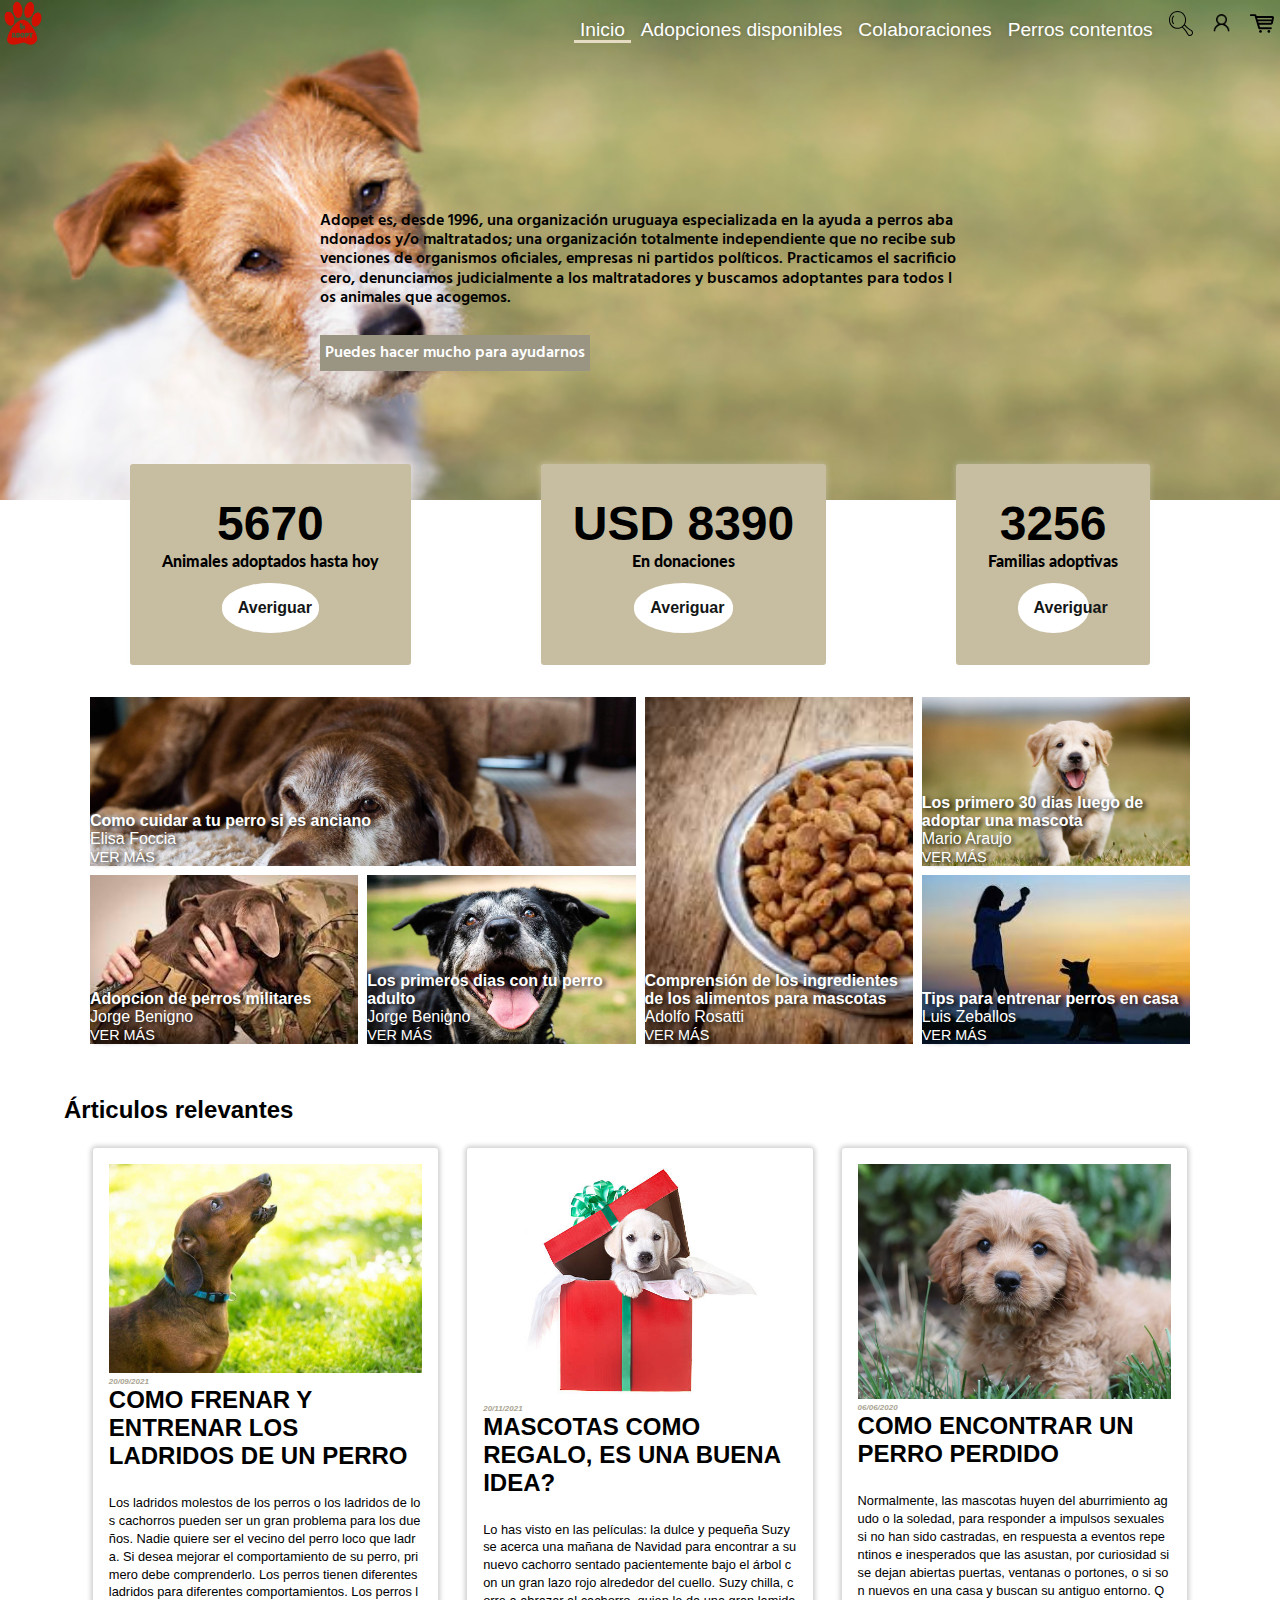
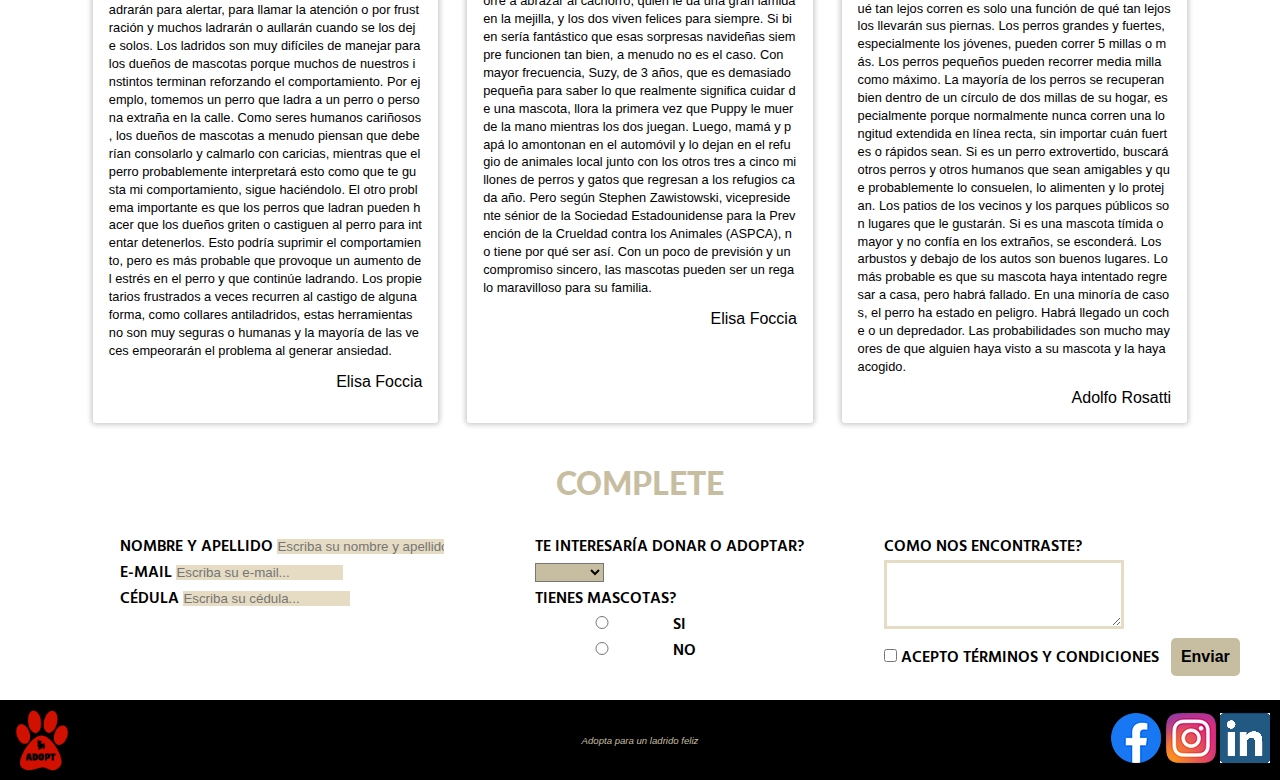
<file: index.html>
<!DOCTYPE html>
<html lang="es">

<head>
    <meta charset="UTF-8">
    <meta http-equiv="X-UA-Compatible" content="IE=edge">
    <meta name="viewport" content="width=device-width, initial-scale=1.0">
    <title>Obligatorio 2 - Clara Martín</title>
    <link rel="preconnect" href="https://fonts.googleapis.com">
    <link rel="preconnect" href="https://fonts.gstatic.com" crossorigin>
    <link href="https://fonts.googleapis.com/css2?family=Hind:wght@600&family=Raleway&display=swap" rel="stylesheet">
    <link rel="preconnect" href="https://fonts.googleapis.com">
    <link rel="preconnect" href="https://fonts.gstatic.com" crossorigin>
    <link href="https://fonts.googleapis.com/css2?family=Hind:wght@600&family=Lato:wght@400;900&family=Raleway&display=swap" rel="stylesheet">
    <link rel="stylesheet" href="estilos.css">
</head>

<body>
    <div>
        <header>
            <nav class="contenedor">
                <a href="index.html" class="logo">
                    <img src="img/logo.png" width="10%" alt="Logo">
                </a>

                <div class="menu">
                    <a href="index.html" class="activo">Inicio</a>
                    <a href="adopciones.html">Adopciones disponibles</a>
                    <a href="#">Colaboraciones</a>
                    <a href="#">Perros contentos</a>
                    <a href="#"><img src="img/lupa.svg" width="3%" alt=""></a>
                    <a href="#"><img src="img/contacto.png" width="3%" alt=""></a>
                    <a href="#"><img src="img/carrito.svg" width="3%" alt=""></a>

                </div>
            </nav>
        </header>

        <section class="middlebanner">
            <div>
                <h1></h1>
                <p id="intro">Adopet es, desde 1996, una organización uruguaya especializada en la ayuda a perros
                    abandonados y/o maltratados; una organización totalmente independiente que no recibe subvenciones de
                    organismos oficiales, empresas ni partidos políticos. Practicamos el sacrificio cero, denunciamos
                    judicialmente a los maltratadores y buscamos adoptantes para todos los animales que acogemos.</p>
                <a href="#">Puedes hacer mucho para ayudarnos</a>
            </div>
        </section>

    </div>
    <div id="animacion">
        <article id="uno">
            <h4 id="adop"></h4>
            <p>Animales adoptados hasta hoy</p>
            <a href="#">Averiguar</a>
        </article>
        <article id="dos">
            <h4 id="dona"></h4>
            <p>En donaciones</p>
            <a href="#">Averiguar</a>
        </article>
        <article id="tres">
            <h4 id="fam">0</h4>
            <p>Familias adoptivas</p>
            <a href="#">Averiguar</a>
        </article>
    </div>

    <div>
        <h1></h1>
    </div>


    <div id="ampliacion" class="modal">
        <p id="cerrar" class="close">Cerrar</p>
        <div class="modal-articulo"></div>
    </div>

    <div class="contenedor-grid contenedor">
        <div id="box1">
            <div class="botlef">
                <h4></h4>
                <p></p>
                <a href="javascript:;">Ver más</a>
            </div>
        </div>
        <div id="box2">
            <div class="botlef">
                <h4></h4>
                <p></p>
                <a href="javascript:;">Ver más</a>
            </div>
        </div>
        <div id="box3">
            <div class="botlef">
                <h4></h4>
                <p></p>
                <a href="javascript:;">Ver más</a>
            </div>
        </div>
        <div id="box4">
            <div class="botlef">
                <h4></h4>
                <p></p>
                <a href="javascript:;">Ver más</a>
            </div>
        </div>
        <div id="box5">
            <div class="botlef">
                <h4></h4>
                <p></p>
                <a href="javascript:;">Ver más</a>
            </div>
        </div>
        <div id="box6">
            <div class="botlef">
                <h4></h4>
                <p></p>
                <a href="javascript:;">Ver más</a>
            </div>
        </div>

    </div>
    <section class="productos">
        <h2>Árticulos relevantes</h2>
        <article id="box7">
            <img>
            <h5></h5>
            <h4></h4>
            <p></p>
            <a href=""></a>
        </article>
        <article id="box8">
            <img>
            <h5></h5>
            <h4></h4>
            <p></p>
            <a href=""></a>
        </article>
        <article id="box9">
            <img>
            <h5></h5>
            <h4></h4>
            <p></p>
            <a href=""></a>
        </article>
    </section>



    <div class="contenedor formul">
        <h1>Complete</h1>

        <form action="......php" method="post" id="form1">
            <h3></h3>
            <div>
                <fieldset class="primerapagina">
                    <label for="nya">Nombre y apellido</label>
                    <input type="text" name="nombreyapellido" id="nya" placeholder="Escriba su nombre y apellido..."
                        required>
                    <div>
                        <label for="e-mail">E-mail</label>
                        <input type="e-mail" name="e-mail" id="e-mail" placeholder="Escriba su e-mail..." required>
                    </div>
                    <div>
                        <label for="cedula">Cédula</label>
                        <input type="number" name="cedula" id="cedula" placeholder="Escriba su cédula..." onkeypress="if(this.value.length==9) return false;" required>
                
                    </div>
                </fieldset>
            </div>
            <div>
                <fieldset class="primerapagina">
                    <legend>Te interesaría donar o adoptar?</legend>
                    <select name="mascotas" id="mascotas">
                        <option value="donar o adoptar" disabled selected></option>
                        <option value="Si">Donar</option>
                        <option value="No">Adoptar</option>
                    </select>


                </fieldset>
                <fieldset class="primerapagina tienesmascotas">
                    <legend>Tienes mascotas?</legend>
                    <input type="radio" name="mascotas" class="tienesmascotas">
                    <label for="si">Si</label>
                    <input type="radio" name="mascotas"  class="tienesmascotas">
                    <label for="no">No</label>
                </fieldset>
            </div>
            <div class="izquierda">
                <legend>Como nos encontraste?</legend>
                <textarea name="encontrar" id="encontraste" cols="30" rows="3"></textarea>
                <div>
                    <input type="checkbox" name="terminosycondiciones" id="tya">

                    <label for="">Acepto términos y condiciones</label>

                    <button type="submit">Enviar</button>
                </div>
                <div>
                </div>
            </div>
        </form>

        <p id="mensaje"></p>
    </div>
    <footer>
        <img src="img/logo.png" width="5%" id="logofoot" alt="">

        <p>Adopta para un ladrido feliz</p>
        <div>
            <a href=""><img src="img/imgfb.png" alt=""></a>
            <a href=""><img src="img/imgin.png" alt=""></a>
            <a href=""><img src="img/imgln.png" alt=""></a>
        </div>
    </footer>

    <script src="articulos/articulos.js"></script>
    <script src="perritos/perritos.js"></script>
    <script src="codigo.js"></script>
</body>

</html>
</file>
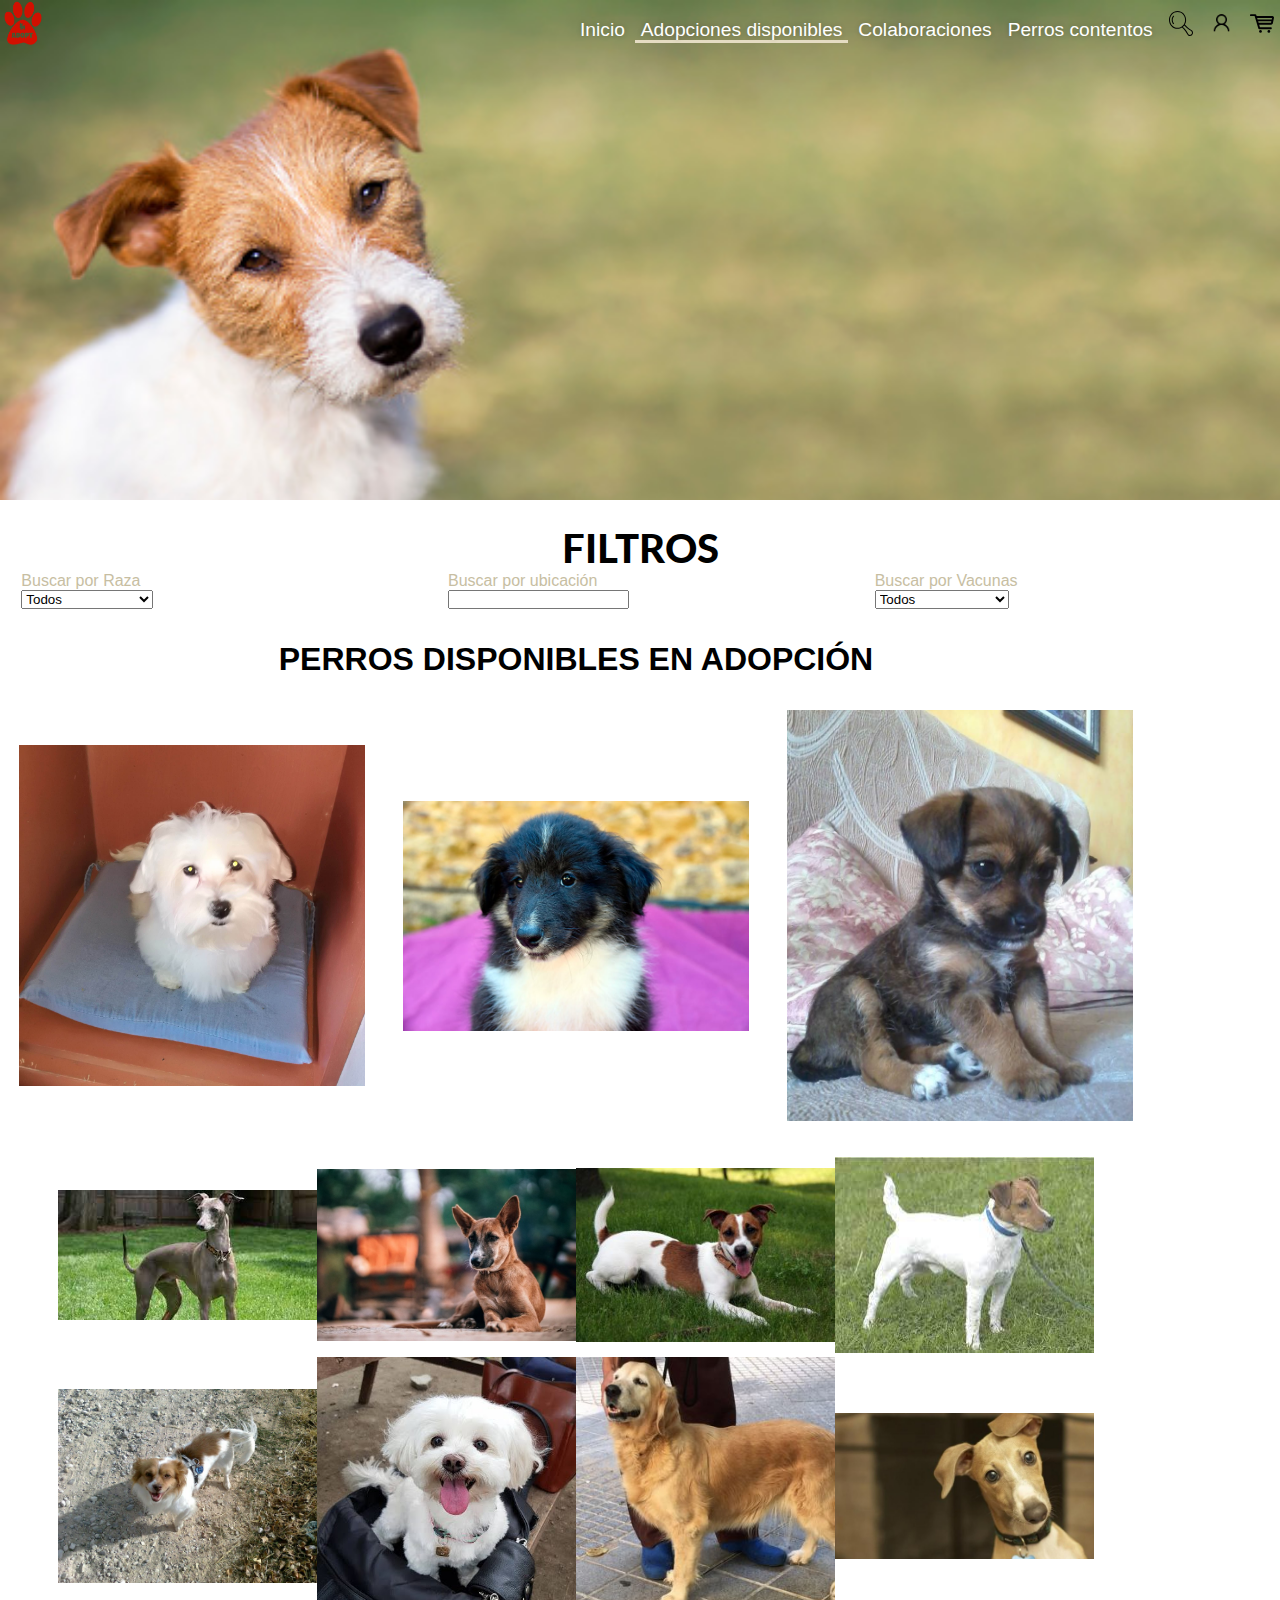
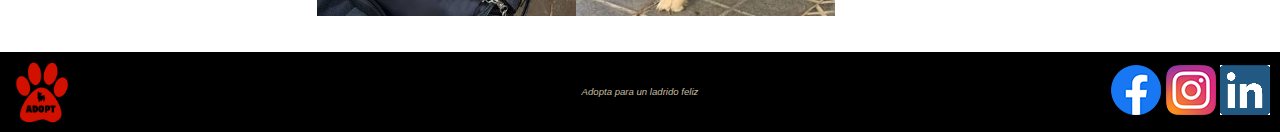
<file: adopciones.html>
<!DOCTYPE html>
<html lang="es">

<head>
    <meta charset="UTF-8">
    <meta http-equiv="X-UA-Compatible" content="IE=edge">
    <meta name="viewport" content="width=device-width, initial-scale=1.0">
    <title>Perros disponibles para adoptar</title>
    <link rel="preconnect" href="https://fonts.googleapis.com">
    <link rel="preconnect" href="https://fonts.gstatic.com" crossorigin>
    <link href="https://fonts.googleapis.com/css2?family=Hind:wght@600&family=Raleway&display=swap" rel="stylesheet">
    <link rel="preconnect" href="https://fonts.googleapis.com">
    <link rel="preconnect" href="https://fonts.gstatic.com" crossorigin>
    <link href="https://fonts.googleapis.com/css2?family=Hind:wght@600&family=Lato:wght@400;900&family=Raleway&display=swap" rel="stylesheet">
    <link rel="stylesheet" href="estilos.css">
</head>

<body>
    <header>
        <nav class="contenedor">
            <a href="index.html" class="logo">
                <img src="img/logo.png" width="10%" alt="Logo">
            </a>

            <div class="menu">
                <a href="index.html" >Inicio</a>
                <a href="adopciones.html" class="activo">Adopciones disponibles</a>
                <a href="#">Colaboraciones</a>
                <a href="#">Perros contentos</a>
                <a href="#"><img src="img/lupa.svg" width="3%" alt=""></a>
                <a href="#"><img src="img/contacto.png" width="3%" alt=""></a>
                <a href="#"><img src="img/carrito.svg" width="3%" alt=""></a>

            </div>
        </nav>
    </header>

    <section>
        <div class="filtros">
            <h2> FILTROS</h2>
            <div>
                <fieldset>
                    <legend>Buscar por Raza</legend>
                    <select name="Raza" id="raza">
                            <option value="todos">Todos</option>
                    </select>
                </fieldset>
            </div>
            <div>
                <fieldset>
                    <legend>Buscar por ubicación</legend>
               <input type="text" name="ubicacion" id="buscar">
                </fieldset>

            </div>

            <div>
                <fieldset>
                    <legend>Buscar por Vacunas</legend>
                    <select name="vacunas" id="vacunas">
                        <option value="todos">Todos</option>
                        </select>
                </fieldset>
            </div>
         
        </div>
    </section>

    <section class="perros">
        <div class="tres">
        <h1>PERROS DISPONIBLES EN ADOPCIÓN</h1>
        <a id="dog1"><img src="img/perrito1.jpg" alt=""></a>
        <a id="dog2"><img src="img/perrito2.jpg" alt=""> </a>
        <a id="dog3"> <img src="img/perrito3.jpg" alt=""></a>
    </div>
    </section>

    <section class="perros">
        <div class="ocho">
        <a id="dog4"><img></a>
        <a id="dog5"><img></a>
        <a id="dog6"><img></a>
        <a id="dog7"><img></a>
        <a id="dog8"><img></a>
        <a id="dog9"><img> </a>
        <a id="dog10"><img></a>
        <a id="dog11"><img></a>
    </div>
    </section>

    <footer>
        <img src="img/logo.png" width="5%" id="logofoot" alt="">

        <p>Adopta para un ladrido feliz</p>
        <div>
            <a href=""><img src="img/imgfb.png" alt=""></a>
            <a href=""><img src="img/imgin.png" alt=""></a>
            <a href=""><img src="img/imgln.png" alt=""></a>
        </div>
    </footer>


    <script src="perritos/perritos.js"></script>
    <script src="adopciones.js"></script>

</body>

</html>
</file>
<file: estilos.css>
* {
    margin: 0px;
    padding: 0px;
}

body {
    font-family: 'Segoe UI', Tahoma, Geneva, Verdana, sans-serif;
}

.contenedor {
    max-width: 1366px;
    width: 100%;
    margin: auto;
}

header {
    background-image: url(img/happydog1.jpg);
    background-size: cover;
    height: 500px;
    color: white;
    justify-content: center;
    text-shadow: 0px 0px 5px rgba(0, 0, 0, 0.23);
    margin-bottom: 1.5em;
    animation: fondo 20s 3s infinite;
}


@keyframes fondo {
    0% {
        background-image: url(img/happydog1.jpg);
    }

    20% {
        background-image: url(img/happydog3.jpg);
    }

    40% {
        background-image: url(img/happydog4.jpg);
    }

    60% {
        background-image: url(img/happydog5.jpg);
    }

    80% {
        background-image: url(img/happydog2.jpg);
    }

    100% {
        background-image: url(img/happydogs7.jfif);
    }
}


nav {
    display: flex;
    justify-content: space-between;
}

.menu {
    padding-top: 0.7em;
    width: 100%;
    text-align: end;
}

.activo{
    border-bottom: #E5DCC3 solid 3px;}
    

.menu a {
    font-size: 1.2em;
    padding: 0px 0.3em;
    color: white;
    text-decoration: none;
}

.middlebanner {
    display: flex;
}

.middlebanner h1 {
    opacity: 0.5;
    font-size: 2em;
    color: white;
    font-family: 'Hind', sans-serif;
    font-weight: 600;
    text-transform: uppercase;
}

.middlebanner div {
    position: absolute;
    top: 20%;
    box-sizing: border-box;
    width: 100%;
    padding: 0% 25% 0% 25%;
    font-family: 'Hind', sans-serif;
    font-weight: 600;
}

#intro {
    line-break: anywhere;
    line-height: 1.2em;
    padding: 2em 0;
    box-sizing: border-box;
}

.middlebanner a {
    background-color: #9A9483;
    color: white;
    text-decoration: none;
    box-sizing: border-box;
    padding: 0.3em;
}

#animacion {
    display: flex;
    flex-wrap: wrap;
    justify-content: space-evenly;
    width: 100%;
    align-items: center;
    position: relative;
    margin-top: -60px;

}

#animacion article {
    align-items: center;
    justify-content: center;
    display: flex;
    flex-direction: column;
    border-radius: 3px;
    box-shadow: 0px 0px 5px 2px rgba(247, 243, 243, 0.2);
    padding: 2em;
}

#animacion article a {
    color: #131616;
    font-weight: bolder;
    background-color: white;
    padding: 1em;
    border-radius: 71% / 68%;
    ;
    text-decoration: none;
    margin-top: 0.8em;
    width: 30%;

}

#animacion p {
    font-family: 'Lato', sans-serif;
    font-weight: 900;

}

#adop,
#dona,
#fam {
    font-size: 3em;
    text-align: center;
}

#uno,
#dos,
#tres {
    background-color: #C7BEA2;
    font-weight: normal;
}


.contenedor-grid {
    max-width: 1100px;
    margin-top: 2em;
    width: 90vw;
    display: grid;
    grid-template-columns: repeat(4, 1fr);
    grid-auto-rows: minmax(80px, auto);
    gap: 9px 9px;
    margin-bottom: 2em;
    object-fit: cover;
    width: 100%;
    max-height: 100%;
}

.contenedor-grid>div {
    background-size: cover;
    width: 100%;
    height: 100%;
    object-fit: cover;
}

.botlef>a {
    text-decoration: none;
    color: white;
    font-size: 0.9em;
    text-transform: uppercase;

}

.botlef:hover {
    background-color: rgba(255, 255, 255, 0.37);

}

#box1 {
    grid-row: span 2;
    grid-column: span 2;
    display: flex;
    flex-direction: row;
    flex-wrap: wrap;
    align-content: flex-end;
    color: white;
    text-shadow: 3px 2px 5px black;
}

#box2 {
    grid-row: span 4;
    display: flex;
    flex-direction: row;
    flex-wrap: wrap;
    align-content: flex-end;
    color: white;
    text-shadow: 3px 2px 5px black;
}

#box3,
#box4,
#box5,
#box6 {
    grid-row: span 2;
    display: flex;
    flex-direction: row;
    flex-wrap: wrap;
    align-content: flex-end;
    color: white;
    text-shadow: 3px 2px 5px black;
}


.productos {
    display: flex;
    width: 90%;
    padding: 20px;
    margin: auto;
    flex-wrap: wrap;
    justify-content: space-evenly;
}

.productos article {
    width: 30%;
    box-sizing: border-box;
    border-radius: 3px;
    box-shadow: 0px 0px 5px 2px rgba(0, 0, 0, 0.2);
    padding: 1em;
    margin-bottom: 1.3em;
}

.productos h2 {
    width: 100%;
    align-items: center;
    margin-bottom: 1em;
}

.productos img {
    width: 100%;
}

.productos h5 {
    font-style: italic;
    color: #AAA492;
    font-size: 0.5em;
}

.productos h4 {
    font-weight: bold;
    font-size: 1.5em;
    margin-bottom: 1em;
    text-transform: uppercase;
}

.productos p {
    font-size: 0.8em;
    line-break: anywhere;
    line-height: 1.4em;
    margin-bottom: 1em;
}

.productos a {
    text-decoration: none;
    color: black;
    display: flex;
    flex-direction: row-reverse;
}

.modal {
    display: none;
    position: fixed;
    z-index: 1;
    /*  sit on top */
    padding-top: 10px;
    left: 0;
    top: 0;
    width: 100%;
    height: 100%;
    overflow: scroll;
    background-color: rgb(0, 0, 0);
}

.modal-articulo {
    background-color: #fefefe;
    margin: auto;
    padding: 20px;
    border: 1px solid #888;
    width: 70%;
}

.close {
    color: #aaaaaa;
    display: flex;
    justify-content: flex-end;
    margin-right: 4em;
    font-size: 2em;
    font-weight: bold;
}

.modal-img {
    width: 30%;
}

.close:hover,
.close:focus {
    color: #000;
    text-decoration: none;
    cursor: pointer;
}

.formul {
    display: flex;
    flex-wrap: wrap;
    justify-content: center;
}

.formul h1 {
    font-size: 2em;
    font-family: 'Lato';
    font-weight: 900;
    text-transform: uppercase;
    color: #C7BEA2;
    margin-bottom: 1em;
}

#form1 {
    display: flex;
    justify-content: space-around;
    margin: auto;
    width: 100%;
    text-transform: uppercase;
    margin-bottom: 1.5em;
}

#cedula::-webkit-outer-spin-button,
#cedula::-webkit-inner-spin-button {
    -webkit-appearance: none;
    margin: 0;
}


.primerapagina {
    border: none;
    font-family: 'Hind', sans-serif;
    font-weight: 600;
}

.primerapagina input {
    border: none;
    width: 50%;
    background-color: #E5DCC3;
}

.tienesmascotas .donaroadoptar {
    display: inline-flex;
    align-items: center;
}

.izquierda {
    border: none;
    font-family: 'Hind', sans-serif;
    font-weight: 600;
}

select#mascotas {
    background-color: #C7BEA2;

}

#encontraste {
    border: 3px solid #E5DCC3;
    font-family: 'Hind', sans-serif;
    font-weight: 600;
}

button {
    background: #C7BEA2;
    font-size: 1em;
    font-weight: bold;
    padding: 10px;
    border: none;
    margin-left: 0.5em;
    color: black;
    border-radius: 5px;
    cursor: pointer;
}

#mensaje {
    color: black;
    font-weight: bold;
    text-transform: uppercase;
    font-size: 0.8em;
}

footer {
    margin: auto;
    background-color: black;
    height: 80px;
    display: flex;
    position: relative;
    align-items: center;
}

#logofoot {
    position: absolute;
    left: 10px;
    margin: auto;
}

footer p {
    color: #C7BEA2;
    margin: auto;
    font-style: italic;
    font-size: 0.6em;

}

footer div {
    position: absolute;
    right: 10px;
    margin: auto;
}
.filtros{
    display: flex;
    flex-wrap: wrap;
    justify-content: space-around;
}
.filtros> h2{
    width: 100%;
    font-size: 2.5em;
    text-align-last: center;
    font-family: 'Lato', sans-serif;
    font-weight: 900;
}
.filtros>div{
    width: 30%;
    flex-wrap: wrap;
    color: #C7BEA2;
}
div>fieldset{
    border: none;
}
.perros {
    display: flex;
    flex-wrap: wrap;
    width: 90%;
    justify-content: center;
}

.tres h1{
    width: 100%;
align-items: center;
flex-wrap: wrap;
text-align-last: center;
margin: 1em;
}
.tres{
    display: flex;
    flex-wrap: wrap;
    justify-content: space-around;
    align-items: center;
}

.tres img {
    width: 100%;
}

#dog1, #dog2, #dog3{
    width: 30%;
    justify-content: space-between;
}

.ocho {
    margin-top: 2em;
    display: flex;
    justify-content: space-around;
    flex-wrap: wrap;
    width: 90%;
    align-items: center;
    margin-bottom: 2em;
}

.ocho img {
    width: 100%;
}
#dog4, #dog5, #dog6, #dog7, #dog8, #dog9, #dog10, #dog11{
    width: 25%;
}


.cajagrande{
    display: flex;
    margin-left: 1em;
    margin-right: 1em;
    box-sizing: border-box;
}

#fotogrande{
    width: 90%;
}

.informacion h3{
    margin-bottom: 1em;
    font-size: 2em;
    font-family: 'Hind', sans-serif;
    font-weight: 600;
}
.informacion{
    margin: 2em;
    text-align: justify;

}

#fotochica1, #fotochica2, #fotochica3{
    width: 30%;}

aside img{
    width: 100%;
}
aside{
    flex-direction: column;
    width: 90%;
}

#slider > h2{
    font-family: 'Segoe UI', Tahoma, Geneva, Verdana, sans-serif;
    text-transform: uppercase;
    color: #888;
    align-content: center;
}
 
#slider {
    display: flex;
    width: 25%;
    flex-direction: column;
    margin: 1.5em;
}

#slider>div{
    display: flex;
}

#slider img {
    width: 100%;
} 

#flechaAtras>img{
    width: 15%;
    margin-bottom: 1em;
    margin-top: 1em;
}

#flechaAdelante>img{
    width: 15%; 
    transform: rotateZ(180deg) ;
    margin-left: 75em;
    margin-top: 1em;
}
</file>
